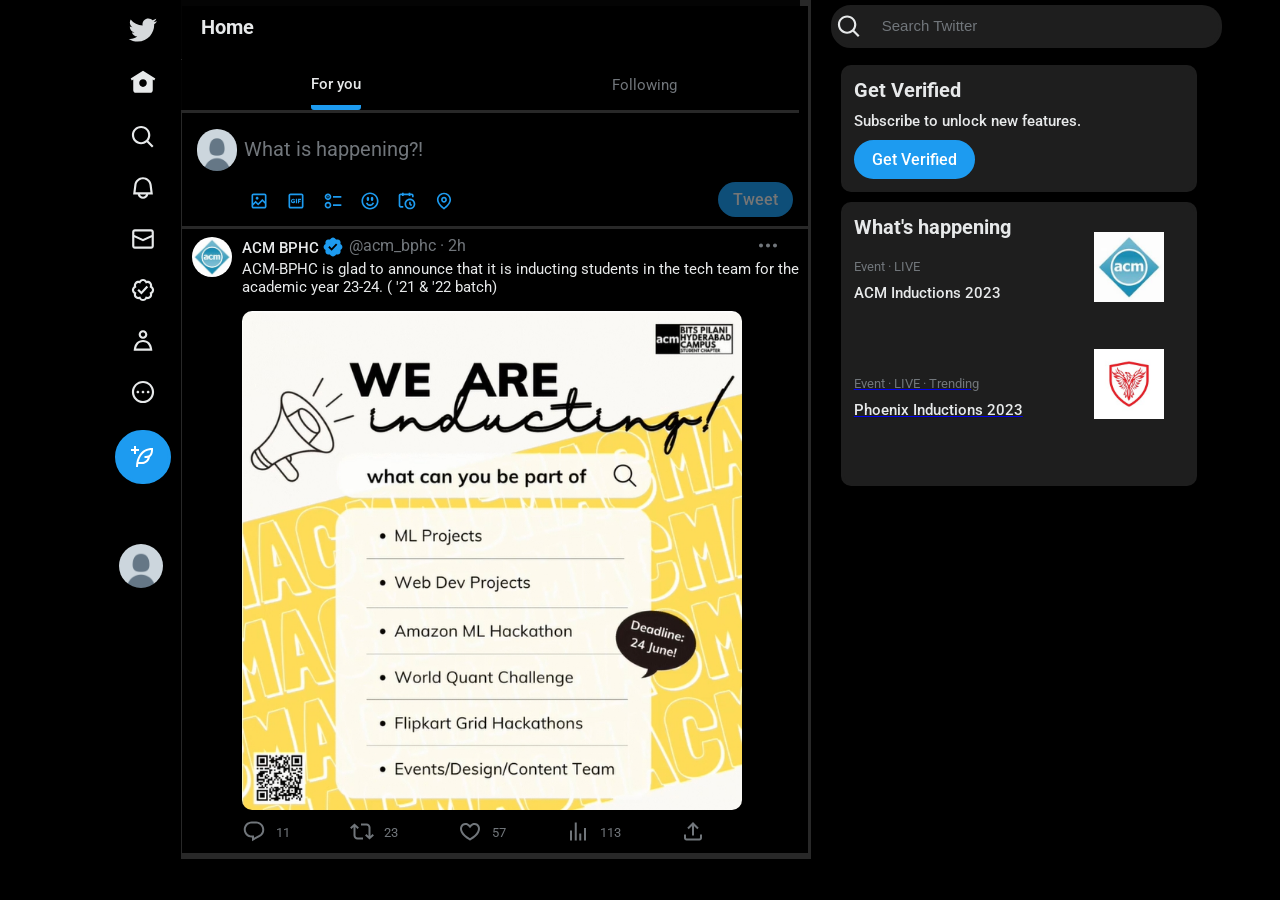
<file: Project/index.html>
<!DOCTYPE html>
<html>
  <head>
    <meta charset="UTF-8">
    <meta name="viewport" content="width=device-width, initial-scale=1.0">
    <link rel="stylesheet" href="styles/Twitter.css">
    <link rel="preconnect" href="https://fonts.googleapis.com">
    <link rel="preconnect" href="https://fonts.gstatic.com" crossorigin>
    <link href="https://fonts.googleapis.com/css2?family=Roboto:ital,wght@0,400;0,500;1,700&display=swap" rel="stylesheet">
    <title>Twitter Clone</title>
    <body>
      <div class="container">
        <div class="left-sidebar">
          <div class="twitter-icon">
            <a href="https://twitter.com/home?lang=en-in" target="_blank"><img src="Icons/svgexport-3.svg"></a>
          </div>
          <div class="left-icons">
            <a href="index.html"><img src="Icons/svgexport-4.svg"> </a>
          </div>
          <div class="left-icons">
            <img src="Icons/svgexport-5.svg">
          </div>
          <div class="left-icons">
            <img src="Icons/svgexport-6.svg">
          </div>
          <div class="left-icons">
            <img src="Icons/svgexport-7.svg">
          </div>
          <div class="left-icons">
            <img src="Icons/svgexport-8.svg">
          </div>
          <div class="left-icons">
            <img src="Icons/svgexport-9.svg">
          </div>
          <div class="left-icons">
            <img src="Icons/svgexport-10.svg">
          </div>
          <div class="tweet-icon" id="pop">
            <img src="Icons/svgexport-11.svg">
          </div>
          <div class="twitter-pfp-flex" >
            <img src="Icons/pfp.png" class="twitter-pfp">
          </div>
          
        </div>
        <div class="center">
          <div class="home-button" >Home</div>
          <div class="fyf">
            <div class="for-you">
              <div class="for-you-border">
                For you
              </div>
            </div>
            <div class="following-button">Following</div>
          </div>
          <div class="search-pfp">
            <img src="Icons/pfp.png" class="twitter-pfp-mid">
            <input class="mid-search" tpye="text" placeholder="What is happening?!" >
          </div>
          <div class="search-icons-container">
            <img src="Icons/svgexport-15.svg" class="search-icons">
            <img src="Icons/svgexport-16.svg" class="search-icons">
            <img src="Icons/svgexport-17.svg" class="search-icons">
            <img src="Icons/svgexport-18.svg" class="search-icons">
            <img src="Icons/svgexport-19.svg" class="search-icons">
            <img src="Icons/svgexport-20.svg" class="search-icons">
            <div class="tweet-button-mid">
              Tweet
            </div>
          </div>
          <div class="tweet-1">
            <img class="acm-pfp" src="Icons/acm.jpg"> 
            <p class="acc-name">ACM BPHC</p>
            <img class="checkmark" src="Icons/svgexport-21.svg">
            <p class="acc-at">@acm_bphc &middot; 2h</p>
            <img class="dots" src="Icons/svgexport-22.svg">
          </div>
          <div class="content">
            ACM-BPHC is glad to announce that it is inducting students in the tech team for the academic year 23-24. ( '21 & '22 batch)
            <img class="induction" src="Icons/induction.jpg">
          </div>
          <div class="tweet-icons-container">
            <img src="Icons/svgexport-23.svg" class="tweet-icons">
            <p class="tweet-icons-text">11</p> 
            <img src="Icons/svgexport-24.svg" class="tweet-icons">
            <p class="tweet-icons-text">23</p> 
            <img src="Icons/svgexport-25.svg" class="tweet-icons">
            <p class="tweet-icons-text">57</p> 
            <img src="Icons/svgexport-26.svg" class="tweet-icons">
            <p class="tweet-icons-text">113</p> 
            <img src="Icons/svgexport-27.svg" class="tweet-icons">            
          </div>
        </div>
        <div class="right-sidebar">
          <div class="right-search">
            <img src="Icons/svgexport-5.svg" class="right-search-icon">
             <input class="right-searchbar" type="text" placeholder="Search Twitter">
          </div>
          <div class="gap">
            
          </div>
          <div class="get-verified">
            <p class="right-heading">Get Verified</p>
            <p class="right-text">Subscribe to unlock new features.</p>
            <div class="get-verified-button" id="verified-btn">
              Get Verified
            </div>
          </div>
          <div class="get-verified">
            <p class="right-heading">What's happening</p>
            <p class="right-light">Event &middot; LIVE</p>
            <p class="right-text acm-text">ACM Inductions 2023</p> 
          <div class="logo-div">
            <img class="acm-logo" src="Icons/acm.jpg">
          </div>
           <a href="https://www.instagram.com/phoenixbphc/" target="_blank"><p class="right-light">Event &middot; LIVE &middot; Trending</p>
          <p class="right-text acm-text">Phoenix Inductions 2023</p> 
          <div class="logo-div">
            <img class="acm-logo" src="Icons/phnx.jpg"></a>
          
          </div>
        </div>
        </div>
      </div>
        
     <script src="Twitter.js"></script> 
    </body>
  </head>
</html>
</file>
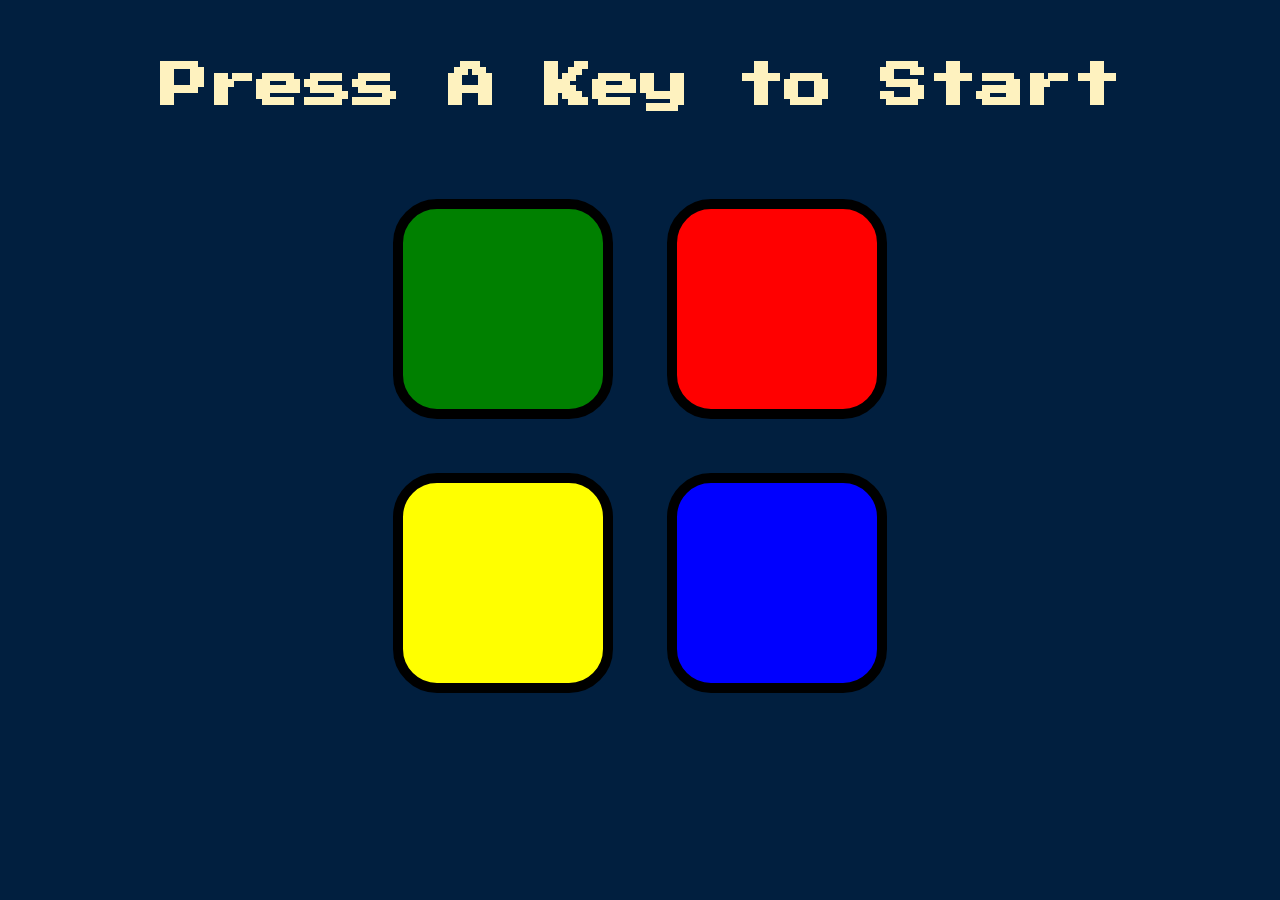
<file: Simon Game/index.html>
<!DOCTYPE html>
<html lang="en" dir="ltr">

<head>
  <meta charset="utf-8">
  <title>Simon</title>
  <link rel="stylesheet" href="styles.css">
  <link href="https://fonts.googleapis.com/css?family=Press+Start+2P" rel="stylesheet">
</head>

<body>
  <h1 id="level-title">Press A Key to Start</h1>
  <div class="container">
    <div lass="row">

      <div type="button" id="green" class="btn green">

      </div>

      <div type="button" id="red" class="btn red">

      </div>
    </div>

    <div class="row">

      <div type="button" id="yellow" class="btn yellow">

      </div>
      <div type="button" id="blue" class="btn blue">

      </div>

    </div>

  </div>

<script src="https://ajax.googleapis.com/ajax/libs/jquery/3.3.1/jquery.min.js"></script>
<script src="game.js"></script>
</body>

</html>
</file>
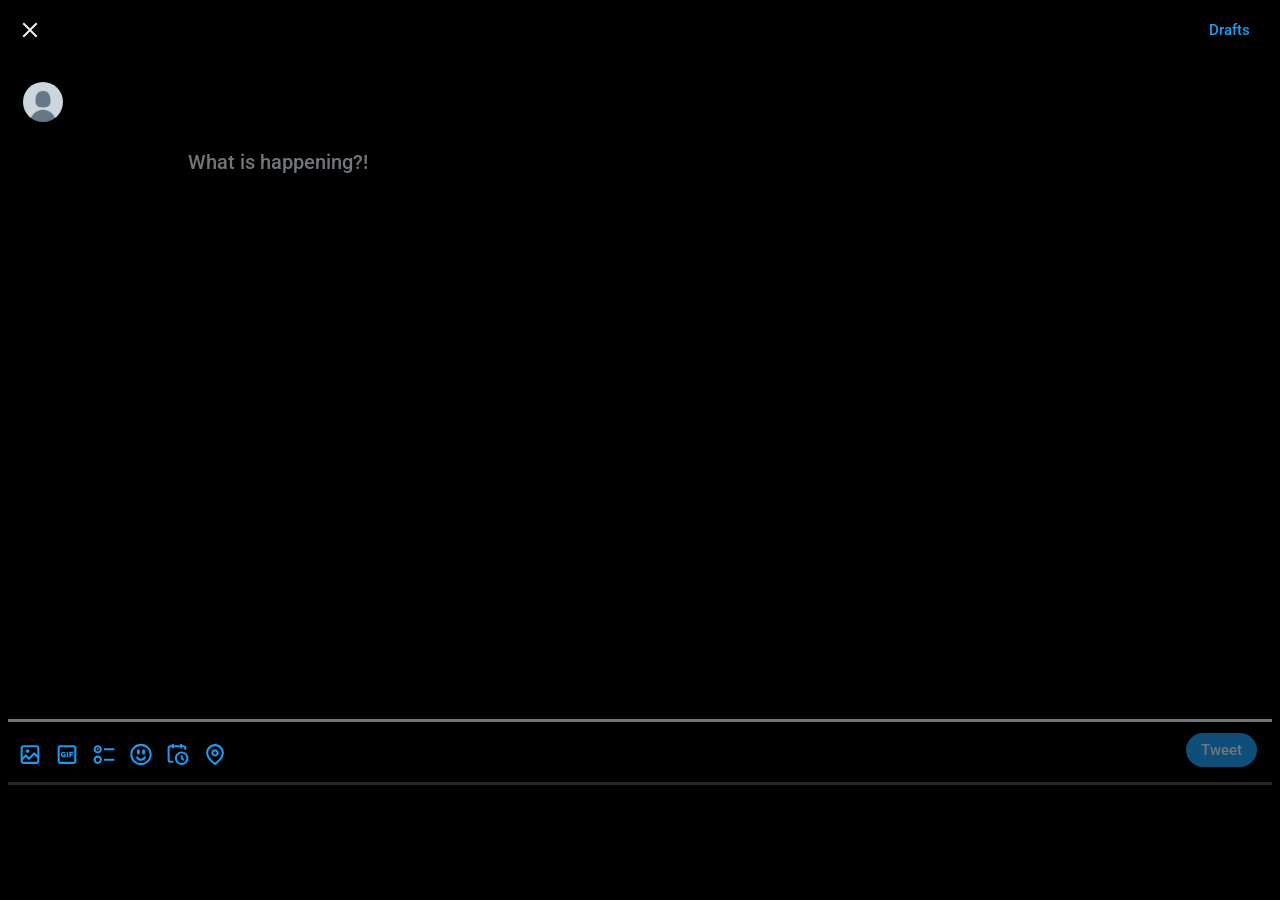
<file: Project/tweet.html>
<!DOCTYPE html>
<html lang="en">
<head>
    <meta charset="UTF-8">
    <meta name="viewport" content="width=device-width, initial-scale=1.0">
    <link rel="stylesheet" href="styles/tweet.css">
    <link rel="preconnect" href="https://fonts.googleapis.com">
    <link rel="preconnect" href="https://fonts.gstatic.com" crossorigin>
    <link href="https://fonts.googleapis.com/css2?family=Roboto:ital,wght@0,400;0,500;1,700&display=swap" rel="stylesheet">
    <title>What's Happening!</title>
</head>
<body>
 <div class="close-div">
    <img src="Icons/svgexport-3.2.svg" class="close"> 
    <div class="drafts">Drafts</div>
 </div>   
<div class="pfp">
    <img src="Icons/pfp.png" class="twitter-pfp-mid">
    <input class="mid-search" tpye="text" placeholder="What is happening?!" >
</div>
<div class="search-icons-container">
    <img src="Icons/svgexport-15.svg" class="search-icons">
    <img src="Icons/svgexport-16.svg" class="search-icons">
    <img src="Icons/svgexport-17.svg" class="search-icons">
    <img src="Icons/svgexport-18.svg" class="search-icons">
    <img src="Icons/svgexport-19.svg" class="search-icons">
    <img src="Icons/svgexport-20.svg" class="search-icons">
    <div class="tweet-button-mid">
      Tweet
    </div>
  </div>
</body>
</html>
</file>
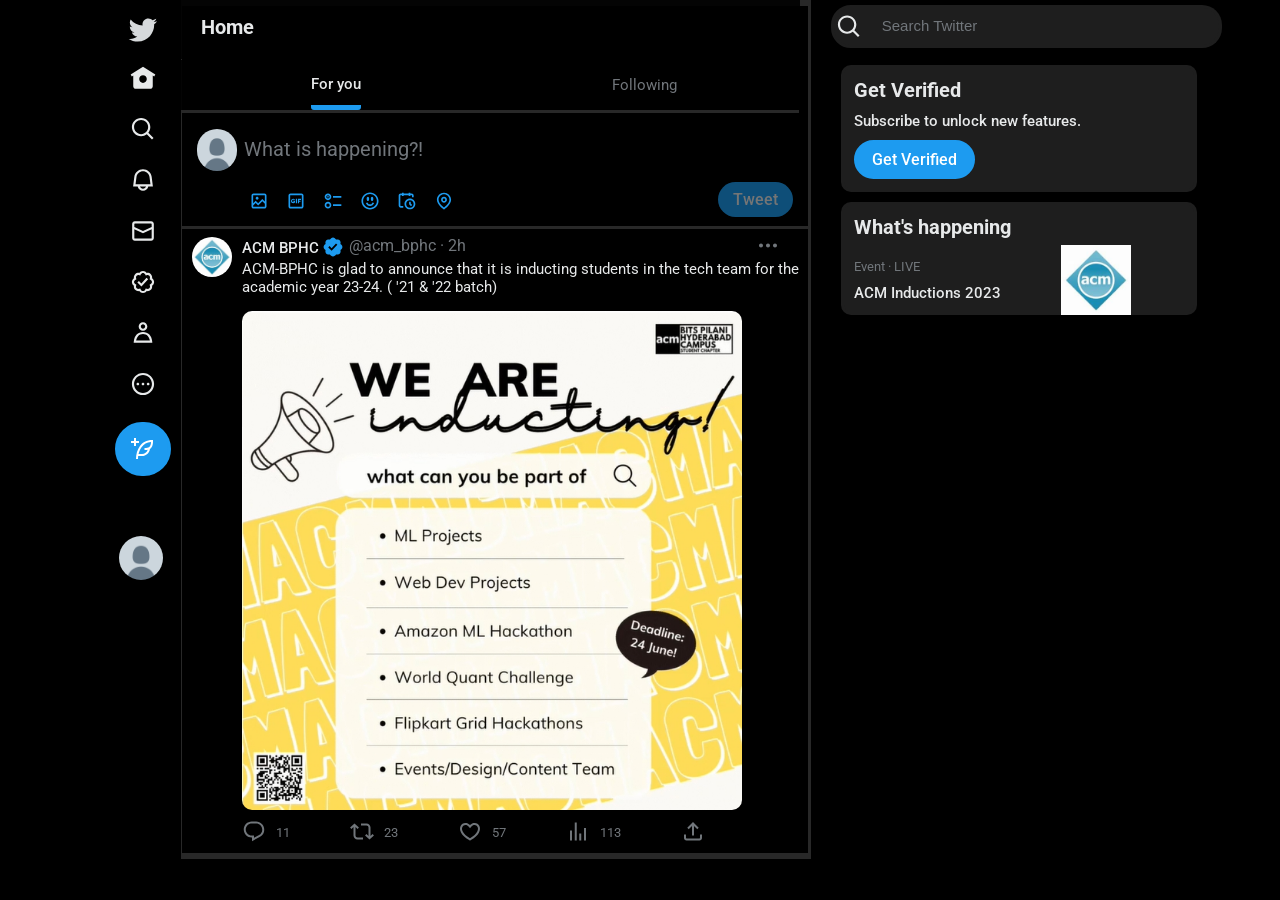
<file: Project/Twitter.html>
<!DOCTYPE html>
<html>
  <head>
    <link rel="stylesheet" href="styles/Twitter.css">
    <link rel="preconnect" href="https://fonts.googleapis.com">
    <link rel="preconnect" href="https://fonts.gstatic.com" crossorigin>
    <link href="https://fonts.googleapis.com/css2?family=Roboto:ital,wght@0,400;0,500;1,700&display=swap" rel="stylesheet">
    <title>Twitter Clone</title>
    <body>
      <div class="container">
        <div class="left-sidebar">
          <div class="twitter-icon">
            <img src="Icons/svgexport-3.svg">
          </div>
          <div class="left-icons">
            <img src="Icons/svgexport-4.svg"> 
          </div>
          <div class="left-icons">
            <img src="Icons/svgexport-5.svg">
          </div>
          <div class="left-icons">
            <img src="Icons/svgexport-6.svg">
          </div>
          <div class="left-icons">
            <img src="Icons/svgexport-7.svg">
          </div>
          <div class="left-icons">
            <img src="Icons/svgexport-8.svg">
          </div>
          <div class="left-icons">
            <img src="Icons/svgexport-9.svg">
          </div>
          <div class="left-icons">
            <img src="Icons/svgexport-10.svg">
          </div>
          <div class="tweet-icon">
            <img src="Icons/svgexport-11.svg">
          </div>
          <div class="twitter-pfp-flex" >
            <img src="Icons/pfp.png" class="twitter-pfp">
          </div>
          
        </div>
        <div class="center">
          <div class="home-button" >Home</div>
          <div class="fyf">
            <div class="for-you">
              <div class="for-you-border">
                For you
              </div>
            </div>
            <div class="following-button">Following</div>
          </div>
          <div class="search-pfp">
            <img src="Icons/pfp.png" class="twitter-pfp-mid">
            <input class="mid-search" tpye="text" placeholder="What is happening?!" >
          </div>
          <div class="search-icons-container">
            <img src="Icons/svgexport-15.svg" class="search-icons">
            <img src="Icons/svgexport-16.svg" class="search-icons">
            <img src="Icons/svgexport-17.svg" class="search-icons">
            <img src="Icons/svgexport-18.svg" class="search-icons">
            <img src="Icons/svgexport-19.svg" class="search-icons">
            <img src="Icons/svgexport-20.svg" class="search-icons">
            <div class="tweet-button-mid">
              Tweet
            </div>
          </div>
          <div class="tweet-1">
            <img class="acm-pfp" src="Icons/acm.jpg"> 
            <p class="acc-name">ACM BPHC</p>
            <img class="checkmark" src="Icons/svgexport-21.svg">
            <p class="acc-at">@acm_bphc &middot; 2h</p>
            <img class="dots" src="Icons/svgexport-22.svg">
          </div>
          <div class="content">
            ACM-BPHC is glad to announce that it is inducting students in the tech team for the academic year 23-24. ( '21 & '22 batch)
            <img class="induction" src="Icons/induction.jpg">
          </div>
          <div class="tweet-icons-container">
            <img src="Icons/svgexport-23.svg" class="tweet-icons">
            <p class="tweet-icons-text">11</p> 
            <img src="Icons/svgexport-24.svg" class="tweet-icons">
            <p class="tweet-icons-text">23</p> 
            <img src="Icons/svgexport-25.svg" class="tweet-icons">
            <p class="tweet-icons-text">57</p> 
            <img src="Icons/svgexport-26.svg" class="tweet-icons">
            <p class="tweet-icons-text">113</p> 
            <img src="Icons/svgexport-27.svg" class="tweet-icons">            
          </div>
        </div>
        <div class="right-sidebar">
          <div class="right-search">
            <img src="Icons/svgexport-5.svg" class="right-search-icon">
             <input class="right-searchbar" type="text" placeholder="Search Twitter">
          </div>
          <div class="gap">
            
          </div>
          <div class="get-verified">
            <p class="right-heading">Get Verified</p>
            <p class="right-text">Subscribe to unlock new features.</p>
            <div class="get-verified-button">
              Get Verified
            </div>
          </div>
          <div class="get-verified">
            <p class="right-heading">What's happening</p>
            <p class="right-light">Event &middot; LIVE</p>
            <p class="right-text acm-text">ACM Inductions 2023</p> 
          </div>
          <div>
            <img class="acm-logo" src="Icons/acm.jpg">
          </div>
        </div>
      </div>
        
      
    </body>
  </head>
</html>
</file>
<file: Project/styles/Twitter.css>
body{
  font-family: Roboto,Arial;
  background-color: black;
  margin: 0px;
} 
.p{
  margin: 0px;
}
.container{
  display: flex;  
}
.left-sidebar{
  flex: 1;
  background-color: black;
}
.left-sidebar{
  position: fixed;
  top: 0;
  bottom: 0;
}
.center{
  flex: 4;
  margin:0 ;
  background-color: black;
  border: solid;
  border-color: rgb(40,40,40);
  margin-left: 179px;
}
.right-sidebar{
  flex: 3;
  margin:0 ;
  background-color: black;
  
}
.fyf{
  display:grid;
  grid-template-columns: 1fr 1fr;
  cursor: pointer;
  background-color: rgba(0,0,0,0.9);
  
}
.fyf{
  position: fixed;
  width: 618px;
  top: 60px;
  left: 181px;
  z-index: 101;
  border-bottom: solid;
  border-color: rgb(40,40,40);
}
.for-you,.following-button{
  display: flex;
  justify-content: center;
  align-items: center;
  font-size: 15px;
  font-weight: 500;
  color: rgb(231, 233, 234);
  transition: background-color 0.15s ;
}
.following-button{
  color:rgb(113, 118, 123);
  font-weight: 400;
}
.for-you{
  height: 50px;
}
.for-you:hover,.following-button:hover{
  background-color: rgb(30, 30, 30);
}
.for-you-border{
  width:50px;
  height: 30px;
  padding-top:15px;
  border-bottom: solid;
  border-color: rgb(29, 155, 240);
  border-radius: 3px;
  border-width: 5px;
}
.home-button{
  font-size: 20px; 
  font-weight: 700;
  color: rgb(231, 233, 234);
  background-color: black;
  padding-top: 15px;
  padding-left: 20px;
  padding-bottom: 20px;
  cursor: pointer;
}
.home-button{
  position: fixed;
  width: 599px;
  top: 0;
  left: 181px;
  z-index: 100;
  background-color: rgba(0,0,0,0.9);
}
.left-icons{
  display: flex;
  margin-bottom: 25px;
  margin-top: 20px;
  margin-right: 25px;
  justify-content: right;
  cursor: pointer;
}
.twitter-icon{
  display: flex;
  margin-bottom: 20px;
  margin-top: 15px;
  margin-right:13px;
  justify-content: right;
  cursor: pointer;
}
.tweet-icon{
  display: flex;
  margin-bottom: 20px;
  margin-right: 10px;
  margin-left: 115px;
  width: 30px;
  border: solid;
  padding-left: 12px;
  padding-top: 12px;
  padding-bottom: 12px;
  padding-right: 8px;
  border-radius: 40px;
  background-color: rgb(29, 155, 240);
  border-color: rgb(29, 155, 240);
  cursor: pointer;
  transition: background-color 0.15s, border-color 0.15s;
}
.tweet-icon:hover{
  background-color:rgb(26, 140, 216) ;
  border-color: rgb(26, 140, 216);
}
.twitter-pfp{
  width: 44px;
  border-radius: 22px;
  cursor: pointer;
}
.twitter-pfp-flex{
  display: flex;
  margin-bottom: 20px;
  margin-top: 60px;
  margin-right:18px;
  justify-content: right;
  cursor: pointer;
}
.search-pfp{
  display: flex;
  border-top: solid;
  border-color: rgb(40,40,40);
  padding-top: 15px;
}
.twitter-pfp-mid{
  width: 40px;
  border-radius: 20px;
  margin-top: 108px;
  margin-left: 15px;
  margin-right: 5px;
  cursor: pointer;
}
.mid-search{
  flex: 1;
  height: 40px;
  margin-top: 105px;
  padding-top: 4px;
  font-size: 15px;
  border: none;
  outline: none;
  background-color: black;
  border-color: rgb(30, 30, 30);
  color: white;
}
.mid-search::placeholder{
  font-family: Roboto,Arial;
  font-size: 20px;
  color: rgb(113, 118, 123);
  
}
.search-icons-container{
  display: flex;
  padding-left:55px;
  position: relative;
  min-width: 300px;
  margin-top: 10px;
  border-bottom: solid;
  padding-bottom: 15px;
  border-color: rgb(40,40,40);
}
.search-icons{
 width: 30px;
 height: 20px;
 margin-left: 7px;
 padding-top: 10px ;
 cursor: pointer;
}
.tweet-button-mid{
 border: none;
 padding-top: 8px;
 padding-left: 15px; 
 padding-right: 15px;
 padding-bottom: 8px;
 position: absolute;
 right: 15px;
 top: 1px;
 border-radius: 20px;
 background-color: rgb(29, 155, 240);
 color: rgb(231, 233, 234);
 font-weight: 500;
 opacity: 50%;
 cursor: pointer;
}
.right-search{
  display: flex;
  padding-top: 5px;
  padding-left: 20px;
  padding-bottom: 5px;
}
.right-search{
  position: fixed;
  background-color: rgba(0,0,0,0.9);
  z-index: 100;
}
.right-searchbar{
  border: solid;
  border-color: rgb(30, 30, 30);
  border-left: none;
  height: 35px;
  width: 350px;
  border-top-right-radius: 20px;
  border-bottom-right-radius: 20px;
  background-color: rgb(30, 30, 30);
  color: white;
  outline: none;
}
.right-search-icon{
  border: solid;
  border-color: rgb(30, 30, 30);
  border-top-left-radius: 20px;
  border-bottom-left-radius: 20px;
  padding-left: 2px;
  background-color: rgb(30, 30, 30);
  
}
.right-searchbar::placeholder{
  padding-left: 15px;
  padding-top: 5px;
  color:rgb(113, 118, 123);
  font-size: 15px;
}
.gap{
  margin-top: 65px;
}
.get-verified{
  border: solid;
  margin-left: 30px;
  width: 350px;
  margin-top: 10px;
  border-radius: 10px;
  background-color: rgb(30, 30, 30);
  border-color: rgb(30, 30, 30);
  padding-bottom: 10px;
}
.right-heading,.right-text{
  margin-top: 10px;
  margin-left: 10px;
  margin-bottom: 0;
}
.get-verified-button{
  border: solid;
  margin-left: 10px;
  width: 100px;
  margin-top: 10px;
  padding-top: 7px;
  padding-left: 15px;
  padding-bottom: 7px;
  border-radius: 50px;
  background-color:rgb(29, 155, 240) ;
  border-color: rgb(29, 155, 240);
  font-weight: 500;
  color: white;
  cursor: pointer;
  transition: background-color 0.15s, border-color 0.15s;
}
.get-verified-button:hover{
  background-color:rgb(26, 140, 216) ;
  border-color: rgb(26, 140, 216);
}
.right-heading{
  font-size: 20px;
  font-weight: 700;
  color: rgb(231, 233, 234);
}
.right-text{
  font-size: 15px;
  color: rgb(231, 233, 234);
  font-weight: 500;
  cursor: pointer;
}
.right-light{
  color:rgb(113, 118, 123);
  font-weight: 400;
  font-size: 13px;
  margin-top: 20px;
  margin-left: 10px;
  margin-bottom: 0;
  cursor: pointer;
}
.acm-logo{
  width: 70px;
  position: relative;
  left: 250px;
  bottom: 70px;
  cursor: pointer;
}
.acm-text{
  display: flex;
  cursor: pointer;
}
.tweet-1{
  display: flex;
  color: rgb(231, 233, 234);
}
.tweet-1:hover{
  cursor: pointer;
}
.acm-pfp{
  width: 40px;
  border-radius: 20px;
  margin-top: 8px;
  margin-left: 10px;
}
.logo-div{
  height: 6vh;
}
.acc-name{
  font-weight: 500;
  font-size: 15px;
  display: inline;
  margin-left: 10px;
  margin-top: 10px;
  color: rgb(231, 233, 234);
  cursor: pointer;
  transition: underline 0.15s;
}
.acc-name:hover{
  text-decoration: underline;
}
.checkmark{
  margin-top: -12px;
  margin-left: 3px;
  cursor: pointer;
}
.dots{
  margin-left: 290px;
  margin-top: -15px;
  cursor: pointer;
}
.acc-at{
  margin-left: 5px;
  margin-top: 7px;
  color: rgb(113, 118, 123);
  cursor: pointer;
}
.content{
  margin-top: -17px;
  font-size: 15px;
  display: grid;
  color: rgb(231, 233, 234);
  margin-left: 60px;
}
.induction{
  display: flex;
  margin-top: 15px;
  width: 500px;
  border-radius: 10px;
}
.tweet-icons-container{
  display: flex;
  border-bottom: solid;
  border-color: rgb(40,40,40);
}
.tweet-icons{
  margin-left: 60px;
  margin-right: 20px;
  margin-top: 0px;
  cursor: pointer;
}
.tweet-icons-text{
  display: inline-flex;
  font-size: 13px;
  color: rgb(113, 118, 123);
  margin-top: 15px;
  margin-left: -10px;
  cursor: pointer;
}
</file>
<file: Simon Game/styles.css>
body {
  text-align: center;
  background-color: #011F3F;
}

#level-title {
  font-family: 'Press Start 2P', cursive;
  font-size: 3rem;
  margin:  5%;
  color: #FEF2BF;
}

.container {
  display: block;
  width: 50%;
  margin: auto;

}

.btn {
  margin: 25px;
  display: inline-block;
  height: 200px;
  width: 200px;
  border: 10px solid black;
  border-radius: 20%;
}

.game-over {
  background-color: red;
  opacity: 0.8;
}

.red {
  background-color: red;
}

.green {
  background-color: green;
}

.blue {
  background-color: blue;
}

.yellow {
  background-color: yellow;
}

.pressed {
  box-shadow: 0 0 20px white;
  background-color: grey;
}
</file>
<file: Project/styles/tweet.css>
*{
    background-color: black;
    color: rgb(29, 155, 240);
    font-family: Roboto,Arial;
    font-size: 15px;
    font-weight: 500;
    overflow: hidden;
}
.p{
    margin: 0px;
}
.close{
    padding-top: 10px;
    padding-left: 10px;
}
.drafts{
    margin-left:  95%;
    margin-top: -25px;
    padding-right: 20px;
}
.drafts:hover{
  cursor: pointer;
}
.twitter-pfp-mid{
    width: 40px;
    border-radius: 20px;
    margin-top: 3%;
    margin-left: 15px;
    margin-right: 5px;
    cursor: pointer;
  }
  .mid-search{
    flex: 1;
    height: 10%;
    padding-top: 4px;
    padding-left: 20vh;
    padding-bottom: 60vh;
    font-size: 15px;
    width: 190vh;
    border: none;
    outline: none;
    background-color: black;
    border-color: rgb(30, 30, 30);
    color: white;
  }
  .mid-search::placeholder{
    font-family: Roboto,Arial;
    font-size: 20px;
    color: rgb(113, 118, 123); 
  }
  .pfp{
    margin-top: 5px;
    height: 75vh;
    border-bottom: solid;
    border-color: rgb(113, 118, 123);
  }
  .search-icons-container{
    display: flex;
    position: relative;
    min-width: 300px;
    margin-top: 10px;
    border-bottom: solid;
    padding-bottom: 15px;
    margin-bottom: 20px;
    border-color: rgb(40,40,40);
  }
  .search-icons{
   width: 30px;
   height:25px;
   margin-left: 7px;
   padding-top: 10px ;
   cursor: pointer;
  }
  .tweet-button-mid{
   border: none;
   padding-top: 8px;
   padding-left: 15px; 
   padding-right: 15px;
   padding-bottom: 8px;
   position: absolute;
   right: 15px;
   top: 1px;
   border-radius: 20px;
   background-color: rgb(29, 155, 240);
   color: rgb(231, 233, 234);
   font-weight: 500;
   opacity: 50%;
   cursor: pointer;
  }
</file>
